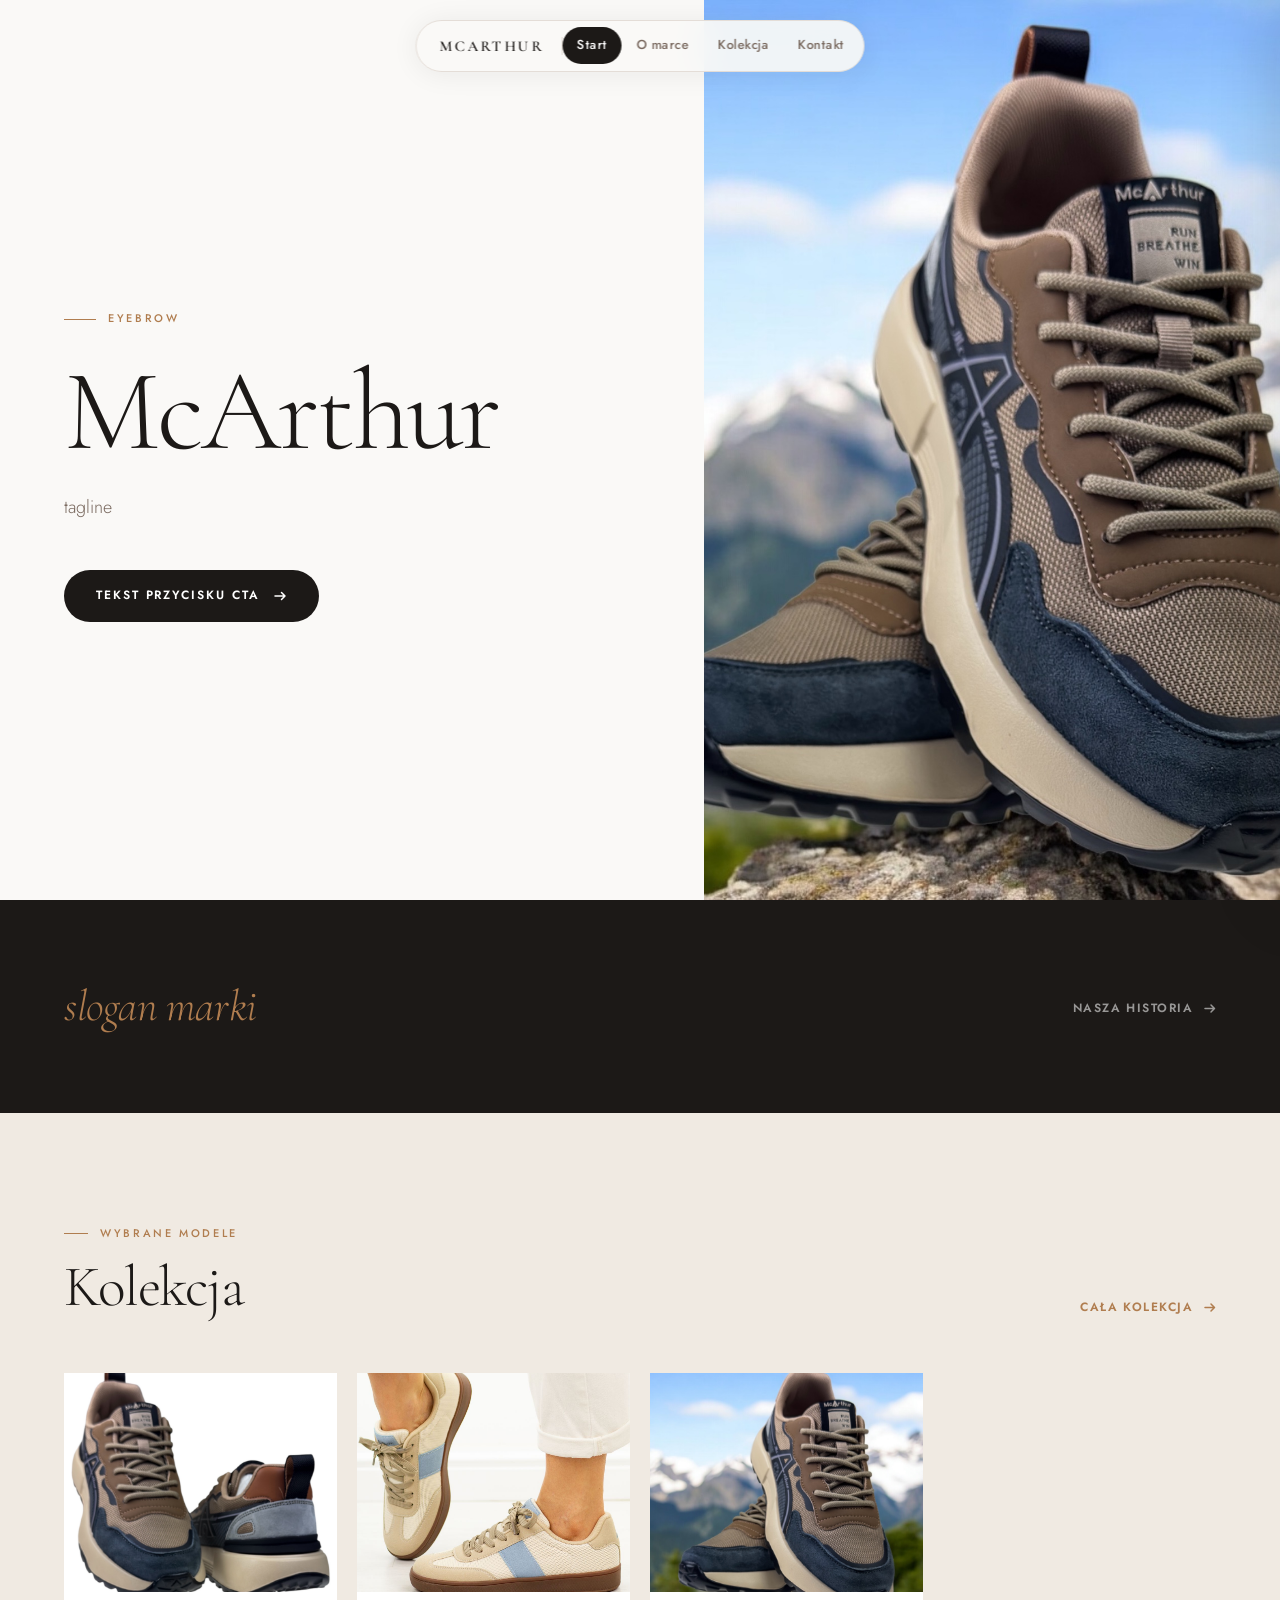
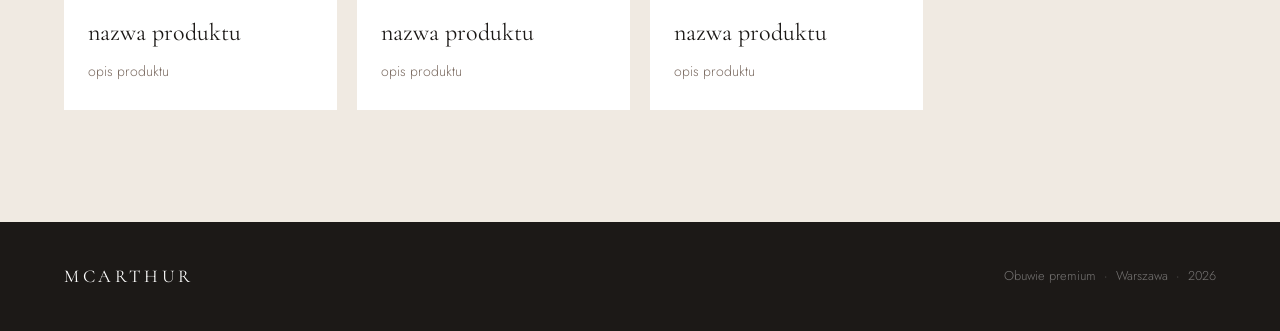
<file: index.html>
<!DOCTYPE html>
<html lang="pl">
<head>
<meta charset="UTF-8">
<meta name="viewport" content="width=device-width, initial-scale=1.0">
<title>McArthur — Obuwie Premium</title>
<meta name="description" content="McArthur — polska marka obuwnicza premium od 1987 roku.">
<link rel="stylesheet" href="style.css">
</head>
<body>

<div id="bar"></div>

<!-- ══ NAV ══ -->
<nav class="nav">
  <a href="index.html" class="nav__brand" data-brand>McArthur</a>
  <span class="nav__sep"></span>
  <ul class="nav__list">
    <li><a href="index.html"    data-p="home">Start</a></li>
    <li><a href="o-marce.html"  data-p="omarce">O marce</a></li>
    <li><a href="kolekcja.html" data-p="kolekcja">Kolekcja</a></li>
    <li><a href="kontakt.html"  data-p="kontakt">Kontakt</a></li>
  </ul>
  <button class="nav__ham" id="ham" aria-label="Menu">
    <span></span><span></span><span></span>
  </button>
</nav>

<div class="mob" id="mob">
  <a href="index.html">Start</a>
  <a href="o-marce.html">O marce</a>
  <a href="kolekcja.html">Kolekcja</a>
  <a href="kontakt.html">Kontakt</a>
</div>

<!-- ══ HERO ══ -->
<section id="hero">
  <div class="hero__text">
    <p class="hero__eye" id="h-eye">Obuwie premium od 1987</p>
    <h1 class="hero__h1" data-brand>McArthur</h1>
    <p class="hero__sub" id="h-sub">Rzemiosło w każdym kroku.</p>
    <a href="kolekcja.html" class="hero__cta">
      <span id="h-cta-lbl">Zobacz kolekcję</span>
      <svg fill="none" viewBox="0 0 14 14" stroke="currentColor" stroke-width="1.5" stroke-linecap="round" stroke-linejoin="round">
        <path d="M2 7h10M8.5 3.5L12 7l-3.5 3.5"/>
      </svg>
    </a>
  </div>
  <div class="hero__visual">
    <img id="h-img" src="Photoroom_20250315_100958.jpeg" alt="McArthur">
  </div>
</section>

<!-- ══ STRIP ══ -->
<div class="strip">
  <div class="strip__inner">
    <p class="strip__quote"><em>slogan marki</em></p>
    <div class="strip__cta">
      <a href="o-marce.html" class="link-arrow">
        Nasza historia
        <svg fill="none" viewBox="0 0 13 13" stroke="currentColor" stroke-width="1.5" stroke-linecap="round" stroke-linejoin="round">
          <path d="M2 6.5h9M8 3l3.5 3.5L8 10"/>
        </svg>
      </a>
    </div>
  </div>
</div>

<!-- ══ KOLEKCJA PREVIEW ══ -->
<section class="section section--alt">
  <div class="section__wrap">
    <div class="coll__head fi-in">
      <div>
        <p class="eyebrow">Wybrane modele</p>
        <h2 class="section__h" id="cl-title">Kolekcja</h2>
      </div>
      <a href="kolekcja.html" class="link-arrow">
        Cała kolekcja
        <svg fill="none" viewBox="0 0 13 13" stroke="currentColor" stroke-width="1.5" stroke-linecap="round" stroke-linejoin="round">
          <path d="M2 6.5h9M8 3l3.5 3.5L8 10"/>
        </svg>
      </a>
    </div>
    <div class="coll__grid" id="cl-grid" data-limit="4"></div>
  </div>
</section>

<!-- ══ FOOTER ══ -->
<footer>
  <a href="index.html" class="foot__brand" data-brand>McArthur</a>
  <span class="foot__copy">
    Obuwie premium &nbsp;·&nbsp; Warszawa &nbsp;·&nbsp;
    <span class="foot__year" id="ft-year" title="Panel admina: kliknij 3×">2025</span>
  </span>
</footer>

<script src="app.js"></script>
</body>
</html>
</file>
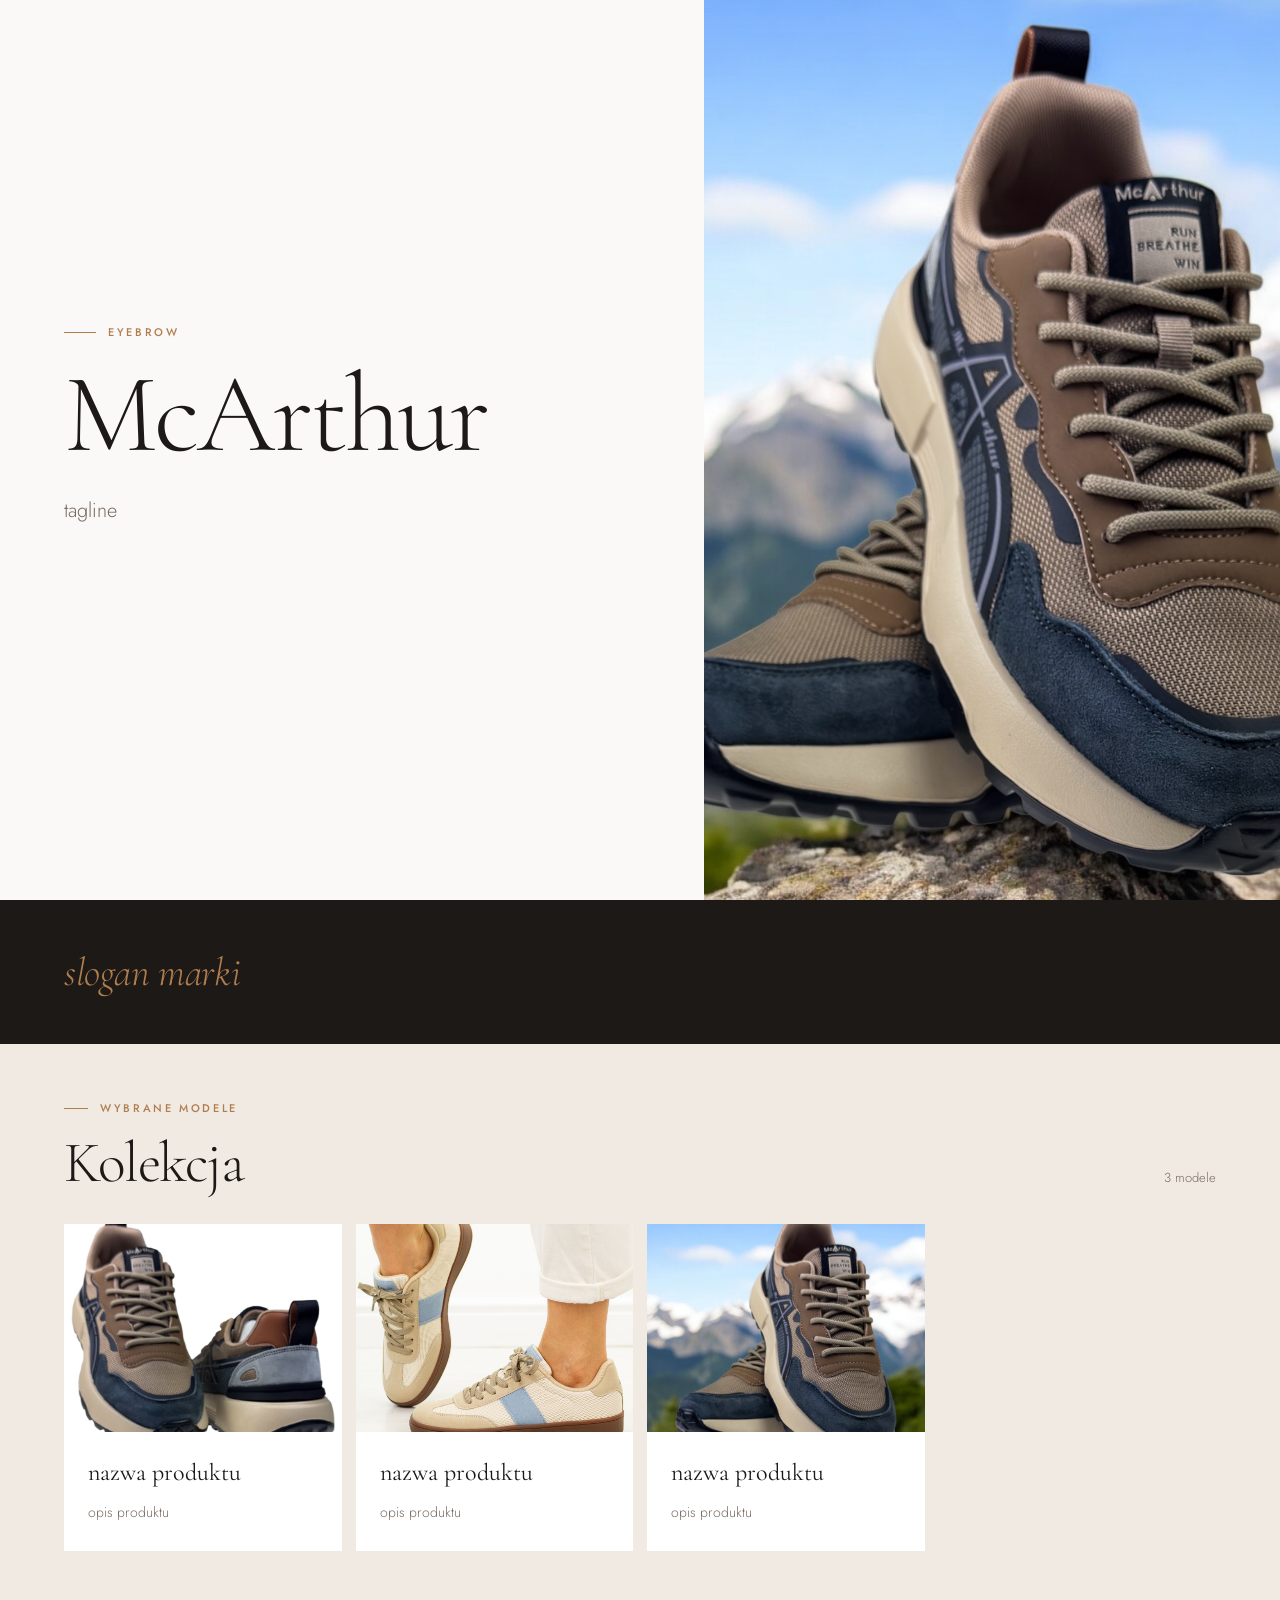
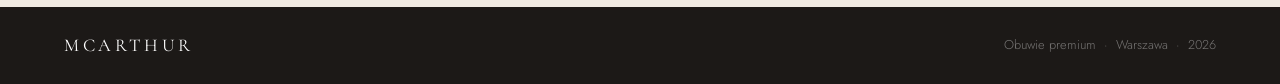
<file: index-print.html>
<!DOCTYPE html>
<html lang="pl">
<head>
<meta charset="UTF-8">
<meta name="viewport" content="width=device-width, initial-scale=1.0">
<title>McArthur — Obuwie Premium</title>
<link rel="stylesheet" href="style.css">
<style>
/* ─── PRINT BASE ─── */
* { -webkit-print-color-adjust: exact !important; print-color-adjust: exact !important; }

@page {
  size: A4 landscape;
  margin: 0;
}

/* ─── HIDE SCREEN-ONLY ELEMENTS ─── */
#bar, .nav, .mob, .adm, .adm-ov, .adm-btn,
.nav__ham, .hero__cta, .link-arrow, .strip__cta { display: none !important; }

/* ─── RESET SCROLL/ANIMATION ─── */
.fi-in { opacity: 1 !important; transform: none !important; }
html { scroll-behavior: auto; }

/* ─── PAGE WRAPPER ─── */
body { background: var(--bg); }

/* ─── PAGE 1: HERO ─── */
#hero {
  display: grid !important;
  grid-template-columns: 55fr 45fr !important;
  width: 100vw;
  height: 100vh;
  page-break-after: always;
  break-after: page;
}
.hero__text {
  display: flex !important;
  flex-direction: column !important;
  justify-content: center !important;
  padding: 5rem 4rem !important;
}
.hero__h1  { font-size: 7rem !important; line-height: .9 !important; }
.hero__eye { margin-bottom: 1.5rem !important; }
.hero__sub { font-size: 1.25rem !important; }
.hero__visual img {
  position: absolute; inset: 0;
  width: 100%; height: 100%; object-fit: cover;
}

/* ─── PAGE 2: STRIP + COLLECTION ─── */
.strip {
  page-break-before: always;
  break-before: page;
  padding: 3rem 4rem !important;
}
.strip__inner { max-width: none !important; }
.strip__quote { font-size: 2.5rem !important; }

.section.section--alt {
  padding: 3.5rem 4rem !important;
  page-break-inside: avoid;
  break-inside: avoid;
}
.coll__grid {
  grid-template-columns: repeat(4, 1fr) !important;
  gap: .875rem !important;
}
.card { page-break-inside: avoid; break-inside: avoid; }
.card__img { aspect-ratio: 4/3 !important; }

/* ─── FOOTER ─── */
footer {
  padding: 1.5rem 4rem !important;
  page-break-inside: avoid;
  break-inside: avoid;
}

@media print {
  * { -webkit-print-color-adjust: exact !important; print-color-adjust: exact !important; }

  #hero {
    height: 100vh;
    page-break-after: always;
    break-after: page;
  }

  .strip {
    page-break-before: always;
    break-before: page;
  }

  .card { page-break-inside: avoid; break-inside: avoid; }
  footer { page-break-inside: avoid; break-inside: avoid; }
}
</style>
</head>
<body>

<!-- PAGE 1 — HERO -->
<section id="hero">
  <div class="hero__text">
    <p class="hero__eye" id="h-eye">eyebrow</p>
    <h1 class="hero__h1" data-brand>McArthur</h1>
    <p class="hero__sub" id="h-sub">tagline</p>
  </div>
  <div class="hero__visual">
    <img id="h-img" src="https://images.unsplash.com/photo-1542291026-7eec264c27ff?w=1200&q=80&auto=format&fit=crop" alt="McArthur">
  </div>
</section>

<!-- PAGE 2 — STRIP + COLLECTION + FOOTER -->
<div class="strip">
  <div class="strip__inner">
    <p class="strip__quote"><em>slogan marki</em></p>
  </div>
</div>

<section class="section section--alt">
  <div class="section__wrap">
    <div class="coll__head" style="margin-bottom:2rem">
      <div>
        <p class="eyebrow">Wybrane modele</p>
        <h2 class="section__h" id="cl-title">Kolekcja</h2>
      </div>
      <span class="coll__cnt" id="cl-cnt"></span>
    </div>
    <div class="coll__grid" id="cl-grid" data-limit="4"></div>
  </div>
</section>

<footer>
  <span class="foot__brand" data-brand>McArthur</span>
  <span class="foot__copy">Obuwie premium &nbsp;·&nbsp; Warszawa &nbsp;·&nbsp; <span id="ft-year">2026</span></span>
</footer>

<script src="app.js"></script>
<script>
document.addEventListener('DOMContentLoaded', function () {
  // wait for fonts + images + JS render
  Promise.all([
    document.fonts.ready,
    new Promise(function(res) { setTimeout(res, 700); })
  ]).then(function () { window.print(); });
});
</script>
</body>
</html>
</file>
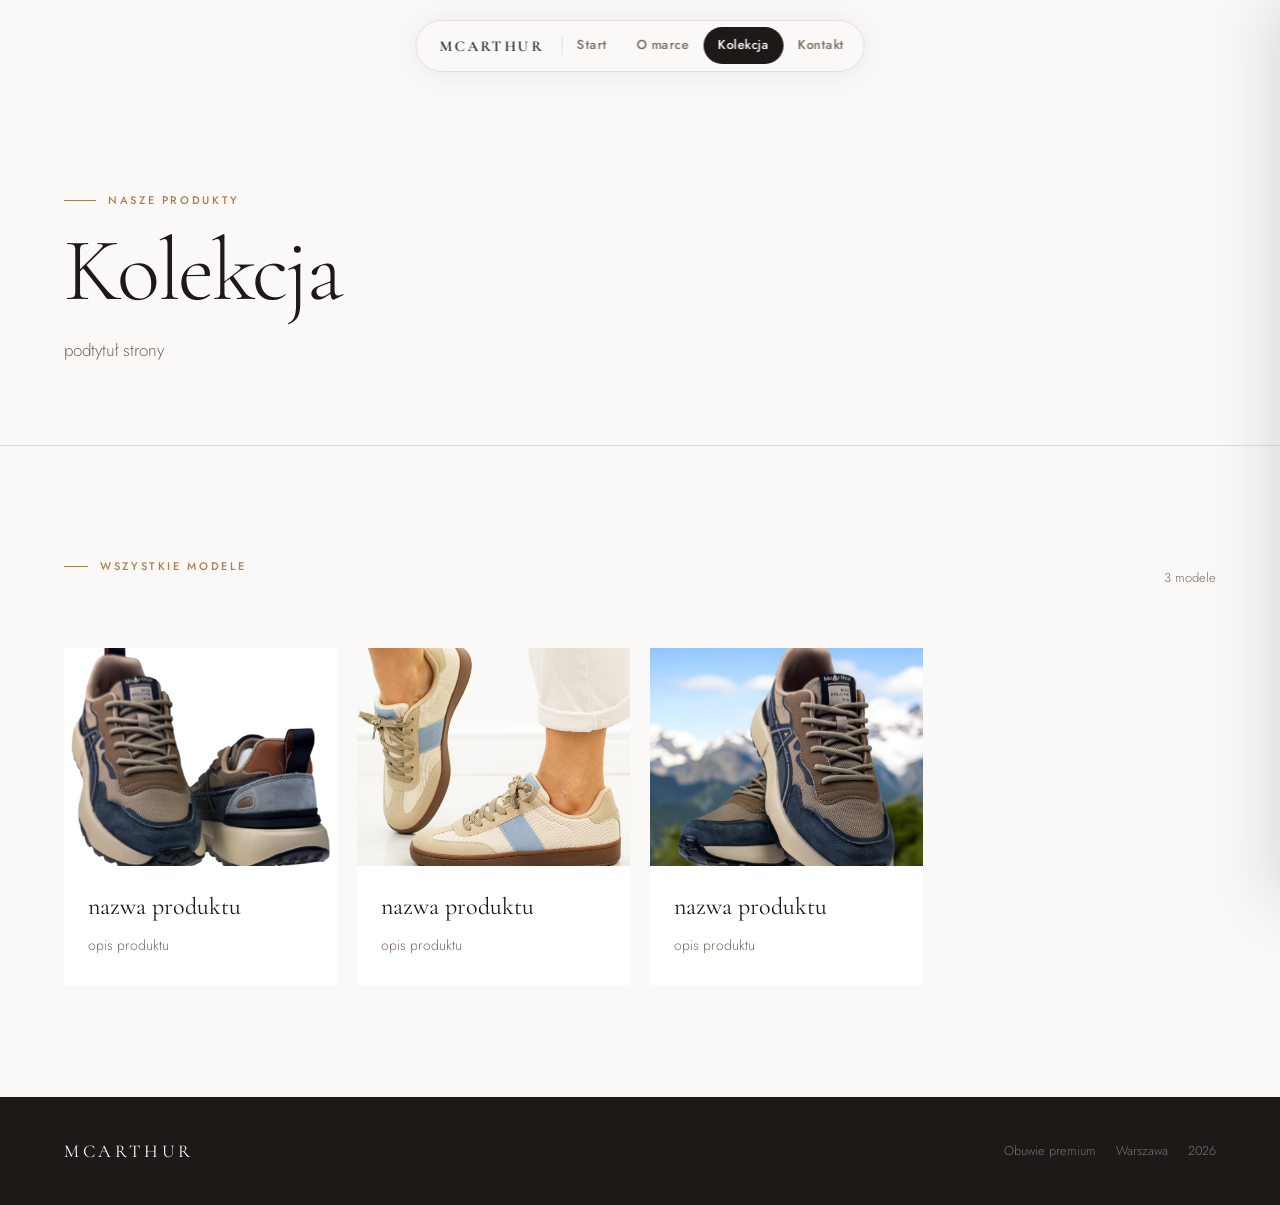
<file: kolekcja.html>
<!DOCTYPE html>
<html lang="pl">
<head>
<meta charset="UTF-8">
<meta name="viewport" content="width=device-width, initial-scale=1.0">
<title>Kolekcja — McArthur</title>
<link rel="stylesheet" href="style.css">
</head>
<body>

<div id="bar"></div>

<nav class="nav">
  <a href="index.html" class="nav__brand" data-brand>McArthur</a>
  <span class="nav__sep"></span>
  <ul class="nav__list">
    <li><a href="index.html"    data-p="home">Start</a></li>
    <li><a href="o-marce.html"  data-p="omarce">O marce</a></li>
    <li><a href="kolekcja.html" data-p="kolekcja">Kolekcja</a></li>
    <li><a href="kontakt.html"  data-p="kontakt">Kontakt</a></li>
  </ul>
  <button class="nav__ham" id="ham" aria-label="Menu">
    <span></span><span></span><span></span>
  </button>
</nav>

<div class="mob" id="mob">
  <a href="index.html">Start</a>
  <a href="o-marce.html">O marce</a>
  <a href="kolekcja.html">Kolekcja</a>
  <a href="kontakt.html">Kontakt</a>
</div>

<!-- ══ PAGE HEADER ══ -->
<header class="pghead">
  <div class="pghead__inner">
    <p class="pghead__eye">Nasze produkty</p>
    <h1 class="pghead__h" id="cl-title">Kolekcja</h1>
    <p class="pghead__sub">podtytuł strony</p>
  </div>
</header>

<!-- ══ PRODUKTY ══ -->
<section class="section">
  <div class="section__wrap">
    <div class="coll__head fi-in">
      <p class="eyebrow">Wszystkie modele</p>
      <span class="coll__cnt" id="cl-cnt"></span>
    </div>
    <div class="coll__grid" id="cl-grid"></div>
  </div>
</section>

<!-- ══ FOOTER ══ -->
<footer>
  <a href="index.html" class="foot__brand" data-brand>McArthur</a>
  <span class="foot__copy">
    Obuwie premium &nbsp;·&nbsp; Warszawa &nbsp;·&nbsp;
    <span class="foot__year" id="ft-year" title="Panel admina: kliknij 3×">2025</span>
  </span>
</footer>

<script src="app.js"></script>
</body>
</html>
</file>
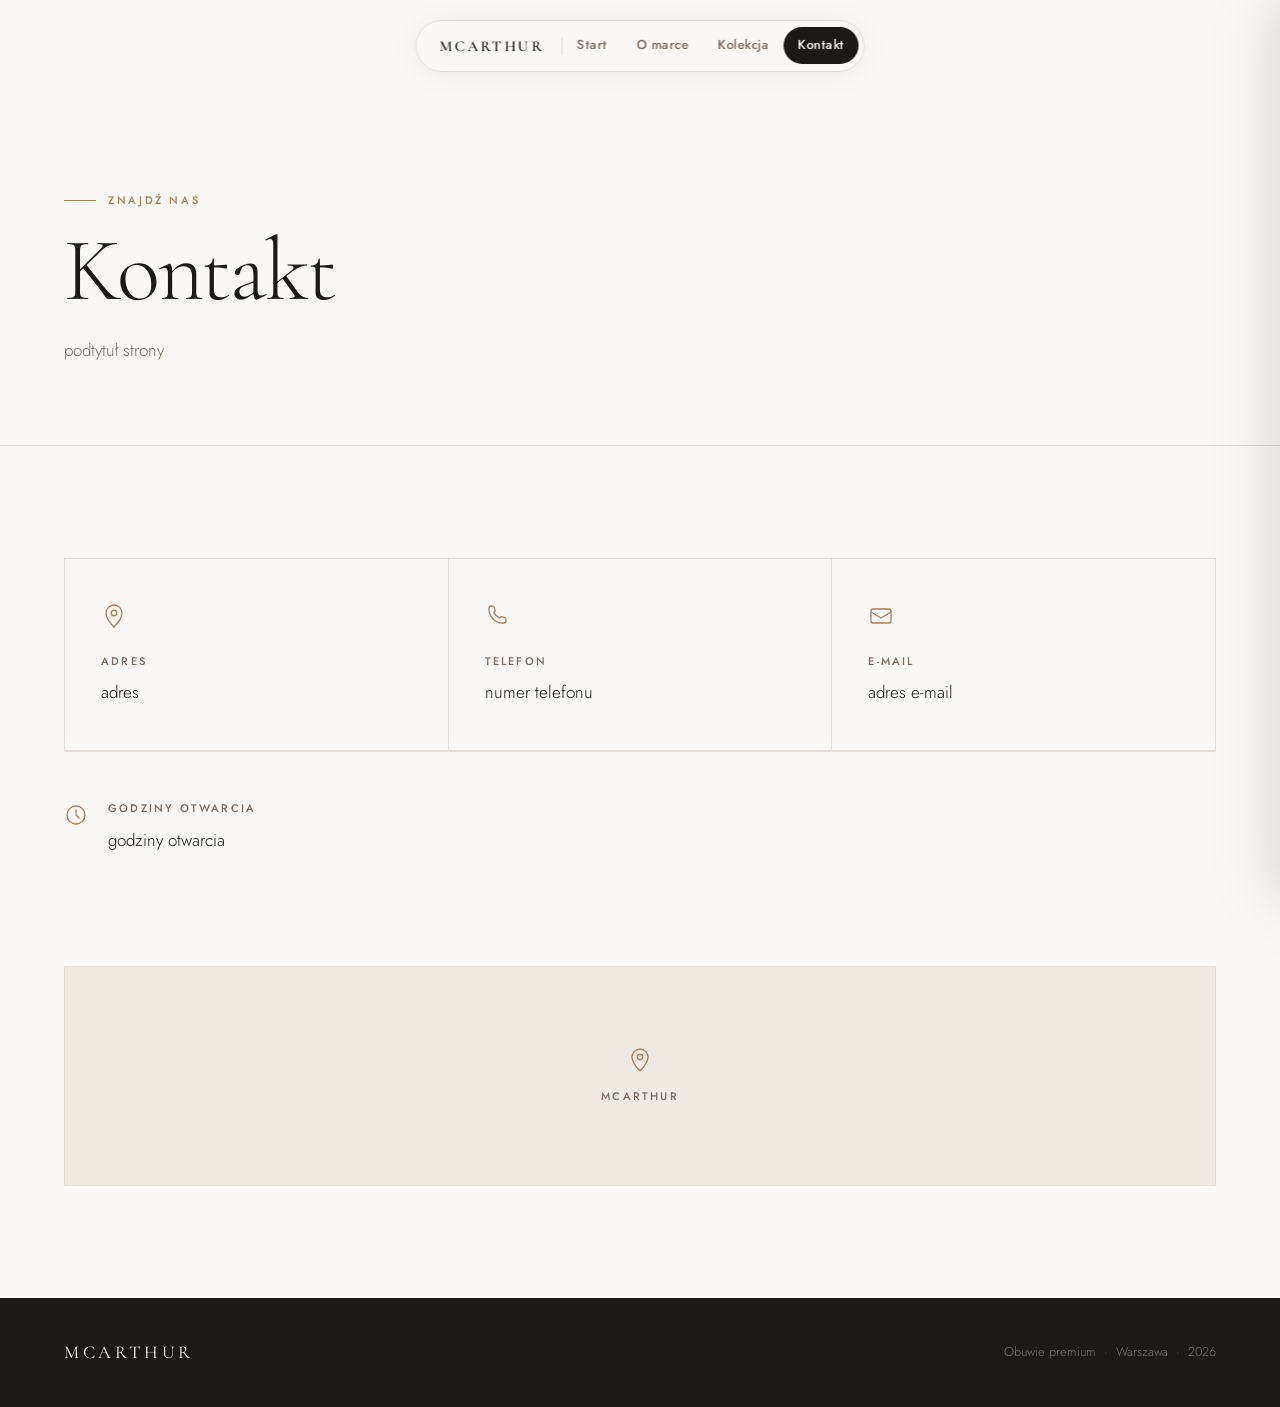
<file: kontakt.html>
<!DOCTYPE html>
<html lang="pl">
<head>
<meta charset="UTF-8">
<meta name="viewport" content="width=device-width, initial-scale=1.0">
<title>Kontakt — McArthur</title>
<link rel="stylesheet" href="style.css">
</head>
<body>

<div id="bar"></div>

<nav class="nav">
  <a href="index.html" class="nav__brand" data-brand>McArthur</a>
  <span class="nav__sep"></span>
  <ul class="nav__list">
    <li><a href="index.html"    data-p="home">Start</a></li>
    <li><a href="o-marce.html"  data-p="omarce">O marce</a></li>
    <li><a href="kolekcja.html" data-p="kolekcja">Kolekcja</a></li>
    <li><a href="kontakt.html"  data-p="kontakt">Kontakt</a></li>
  </ul>
  <button class="nav__ham" id="ham" aria-label="Menu">
    <span></span><span></span><span></span>
  </button>
</nav>

<div class="mob" id="mob">
  <a href="index.html">Start</a>
  <a href="o-marce.html">O marce</a>
  <a href="kolekcja.html">Kolekcja</a>
  <a href="kontakt.html">Kontakt</a>
</div>

<!-- ══ PAGE HEADER ══ -->
<header class="pghead">
  <div class="pghead__inner">
    <p class="pghead__eye">Znajdź nas</p>
    <h1 class="pghead__h" id="ct-title">Kontakt</h1>
    <p class="pghead__sub">podtytuł strony</p>
  </div>
</header>

<!-- ══ DANE KONTAKTOWE ══ -->
<section class="section">
  <div class="section__wrap">

    <div class="cont__grid fi-in">

      <!-- Adres -->
      <div class="cont__block">
        <svg class="cont__ico" fill="none" viewBox="0 0 26 26" stroke="currentColor" stroke-width="1.3" stroke-linecap="round" stroke-linejoin="round">
          <path d="M13 2a8 8 0 0 1 8 8c0 6-8 14-8 14S5 16 5 10a8 8 0 0 1 8-8z"/>
          <circle cx="13" cy="10" r="2.75"/>
        </svg>
        <p class="cont__label">Adres</p>
        <p class="cont__val" id="ct-addr">ul. Szewska 12&#10;00-001 Warszawa</p>
      </div>

      <!-- Telefon -->
      <div class="cont__block">
        <svg class="cont__ico" fill="none" viewBox="0 0 26 26" stroke="currentColor" stroke-width="1.3" stroke-linecap="round" stroke-linejoin="round">
          <path d="M4 5a2 2 0 0 1 2-2h1.28a2 2 0 0 1 1.9 1.37l.78 2.34a2 2 0 0 1-.5 2.08l-.63.63A10.8 10.8 0 0 0 14.58 15l.63-.63a2 2 0 0 1 2.08-.5l2.34.78A2 2 0 0 1 21 16.72V18a2 2 0 0 1-2 2h-1C10.16 20 4 13.84 4 6V5z"/>
        </svg>
        <p class="cont__label">Telefon</p>
        <p class="cont__val" id="ct-tel">+48 22 123 45 67</p>
      </div>

      <!-- E-mail -->
      <div class="cont__block">
        <svg class="cont__ico" fill="none" viewBox="0 0 26 26" stroke="currentColor" stroke-width="1.3" stroke-linecap="round" stroke-linejoin="round">
          <rect x="3" y="6" width="20" height="14" rx="2"/>
          <path d="M3 9l10 6 10-6"/>
        </svg>
        <p class="cont__label">E-mail</p>
        <p class="cont__val" id="ct-mail">kontakt@mcarthur.pl</p>
      </div>

    </div>

    <!-- Godziny -->
    <div class="cont__hours fi-in">
      <svg class="cont__hrs-ico" fill="none" viewBox="0 0 24 24" stroke="currentColor" stroke-width="1.3" stroke-linecap="round" stroke-linejoin="round">
        <circle cx="12" cy="12" r="9"/>
        <path d="M12 7v5l3 3"/>
      </svg>
      <div>
        <p class="cont__hrs-lbl">Godziny otwarcia</p>
        <p class="cont__hrs-val" id="ct-hrs">Pon–Pt: 10:00–18:00&#10;Sob: 10:00–15:00</p>
      </div>
    </div>

    <!-- Mapa placeholder -->
    <div class="cont__map fi-in">
      <svg fill="none" viewBox="0 0 28 28" stroke="currentColor" stroke-width="1.3" stroke-linecap="round" stroke-linejoin="round">
        <path d="M14 3a8 8 0 0 1 8 8c0 6-8 14-8 14S6 17 6 11a8 8 0 0 1 8-8z"/>
        <circle cx="14" cy="11" r="2.75"/>
      </svg>
      <p class="cont__map-lbl" data-brand>McArthur</p>
    </div>

  </div>
</section>

<!-- ══ FOOTER ══ -->
<footer>
  <a href="index.html" class="foot__brand" data-brand>McArthur</a>
  <span class="foot__copy">
    Obuwie premium &nbsp;·&nbsp; Warszawa &nbsp;·&nbsp;
    <span class="foot__year" id="ft-year" title="Panel admina: kliknij 3×">2025</span>
  </span>
</footer>

<script src="app.js"></script>
</body>
</html>
</file>
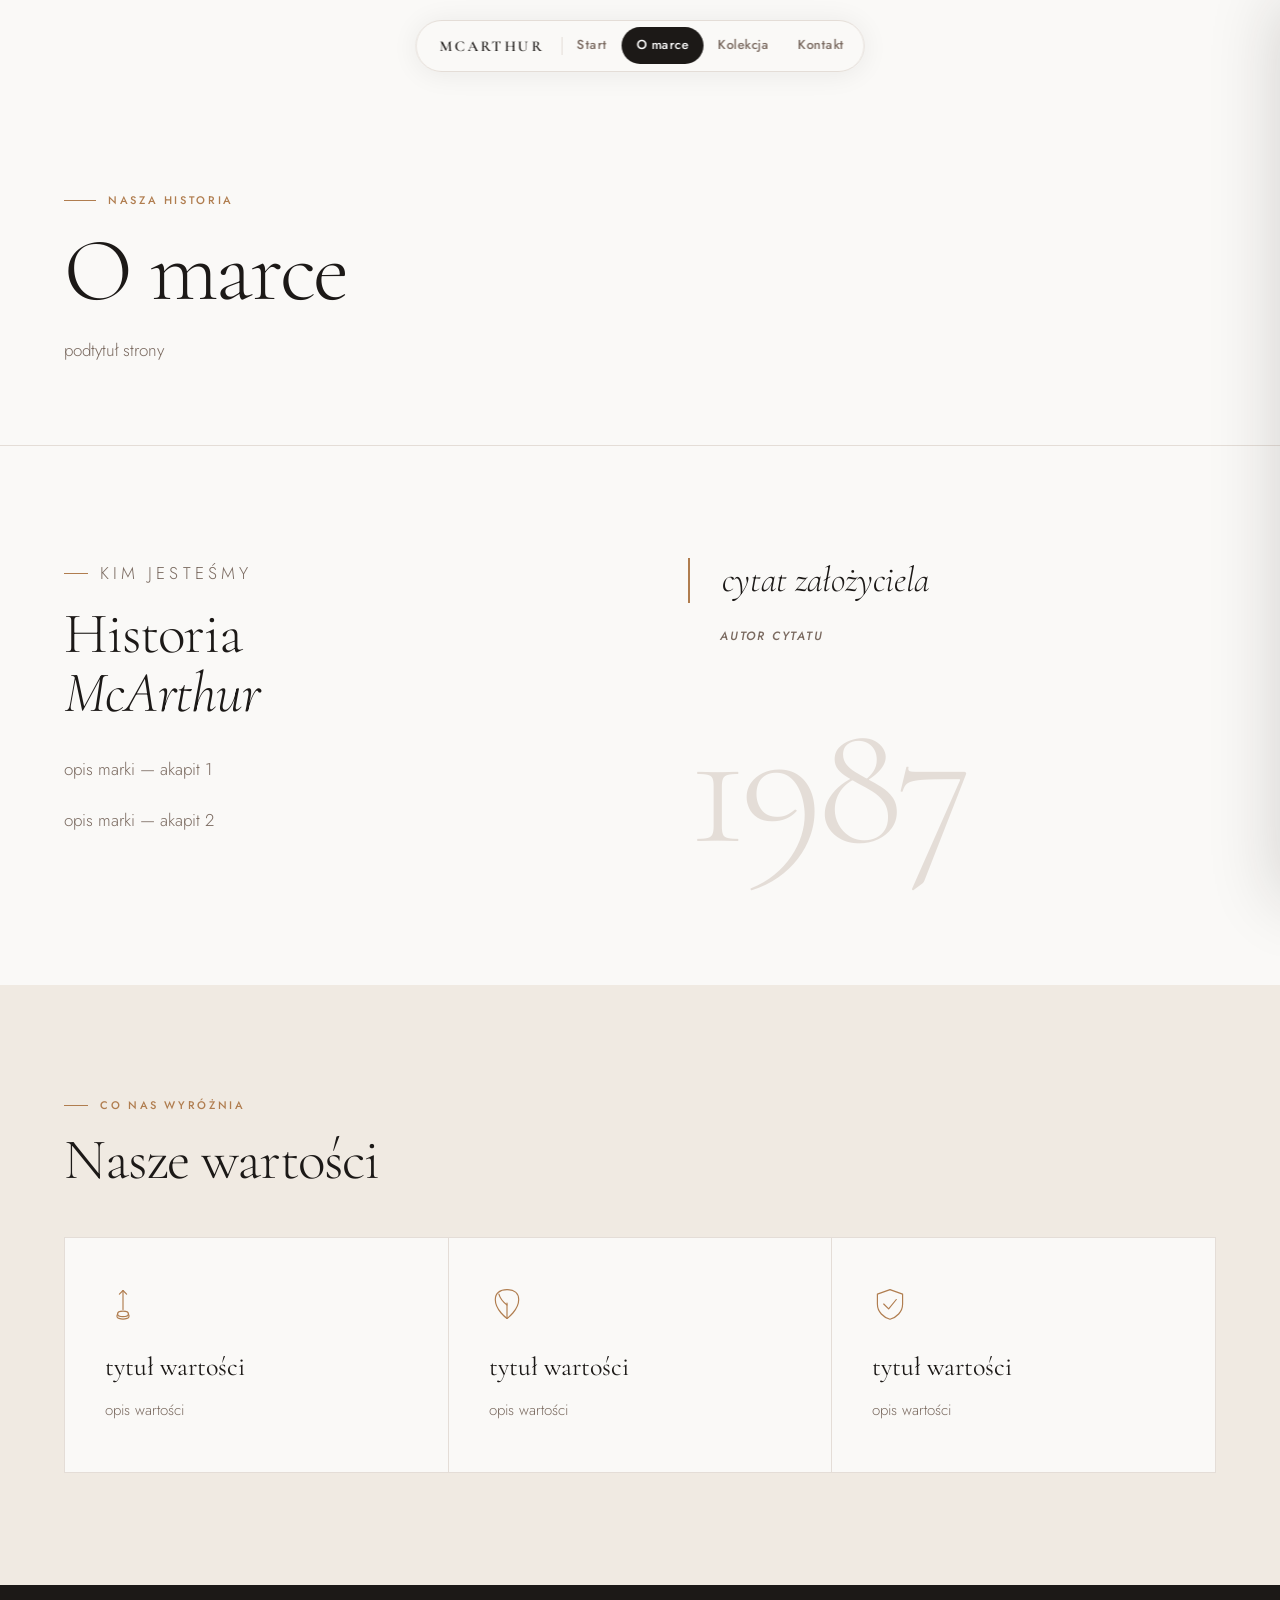
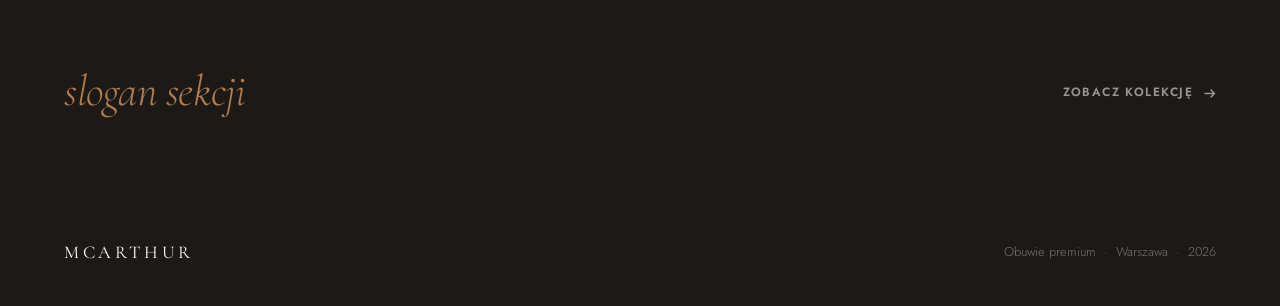
<file: o-marce.html>
<!DOCTYPE html>
<html lang="pl">
<head>
<meta charset="UTF-8">
<meta name="viewport" content="width=device-width, initial-scale=1.0">
<title>O marce — McArthur</title>
<link rel="stylesheet" href="style.css">
</head>
<body>

<div id="bar"></div>

<nav class="nav">
  <a href="index.html" class="nav__brand" data-brand>McArthur</a>
  <span class="nav__sep"></span>
  <ul class="nav__list">
    <li><a href="index.html"    data-p="home">Start</a></li>
    <li><a href="o-marce.html"  data-p="omarce">O marce</a></li>
    <li><a href="kolekcja.html" data-p="kolekcja">Kolekcja</a></li>
    <li><a href="kontakt.html"  data-p="kontakt">Kontakt</a></li>
  </ul>
  <button class="nav__ham" id="ham" aria-label="Menu">
    <span></span><span></span><span></span>
  </button>
</nav>

<div class="mob" id="mob">
  <a href="index.html">Start</a>
  <a href="o-marce.html">O marce</a>
  <a href="kolekcja.html">Kolekcja</a>
  <a href="kontakt.html">Kontakt</a>
</div>

<!-- ══ PAGE HEADER ══ -->
<header class="pghead">
  <div class="pghead__inner">
    <p class="pghead__eye">Nasza historia</p>
    <h1 class="pghead__h" id="ab-title">O marce</h1>
    <p class="pghead__sub">podtytuł strony</p>
  </div>
</header>

<!-- ══ HISTORIA ══ -->
<section class="section">
  <div class="section__wrap">
    <div class="about__cols fi-in">
      <div class="about__text">
        <p class="eyebrow">Kim jesteśmy</p>
        <h2 class="section__h" style="margin-bottom:2rem">Historia<br><em style="font-style:italic;font-weight:300">McArthur</em></h2>
        <p id="ab-d1">McArthur to polska marka obuwnicza z ponad trzydziestoletnią tradycją. Każda para butów powstaje w naszej rodzinnej manufakturze w Radomiu, gdzie tradycyjne rzemiosło spotyka się z nowoczesnym designem.</p>
        <p id="ab-d2" style="margin-top:1.25rem">Założona w 1987 roku przez Jana McArthura firma od początku stawiała na jakość ponad ilość. Dziś, w trzecim pokoleniu, kontynuujemy tę filozofię — tworząc obuwie dla osób, które wiedzą, czego chcą.</p>
      </div>
      <div class="about__aside">
        <blockquote class="about__quote">cytat założyciela</blockquote>
        <cite class="about__cite">autor cytatu</cite>
        <span class="about__year">1987</span>
      </div>
    </div>
  </div>
</section>

<!-- ══ WARTOŚCI ══ -->
<section class="section section--alt">
  <div class="section__wrap">
    <div class="fi-in" style="margin-bottom:3rem">
      <p class="eyebrow">Co nas wyróżnia</p>
      <h2 class="section__h">Nasze wartości</h2>
    </div>
    <div class="values fi-in" id="vals"></div>
  </div>
</section>

<!-- ══ STRIP ══ -->
<div class="strip">
  <div class="strip__inner">
    <p class="strip__quote"><em>slogan sekcji</em></p>
    <div class="strip__cta">
      <a href="kolekcja.html" class="link-arrow">
        Zobacz kolekcję
        <svg fill="none" viewBox="0 0 13 13" stroke="currentColor" stroke-width="1.5" stroke-linecap="round" stroke-linejoin="round">
          <path d="M2 6.5h9M8 3l3.5 3.5L8 10"/>
        </svg>
      </a>
    </div>
  </div>
</div>

<!-- ══ FOOTER ══ -->
<footer>
  <a href="index.html" class="foot__brand" data-brand>McArthur</a>
  <span class="foot__copy">
    Obuwie premium &nbsp;·&nbsp; Warszawa &nbsp;·&nbsp;
    <span class="foot__year" id="ft-year" title="Panel admina: kliknij 3×">2025</span>
  </span>
</footer>

<script src="app.js"></script>
</body>
</html>
</file>
<file: style.css>
@import url('https://fonts.googleapis.com/css2?family=Cormorant+Garamond:ital,wght@0,300;0,400;0,600;1,400&family=Jost:wght@300;400;500;600&display=swap');

/* ─── TOKENS ─── */
:root {
  --accent:   #B07D4F;
  --accent-a: rgba(176,125,79,.1);
  --bg:       #FAF9F7;
  --bg2:      #F0EAE2;
  --ink:      #1C1917;
  --ink2:     #7A6A60;
  --line:     #E4DDD7;
  --white:    #FFFFFF;
  --ff-d:     'Cormorant Garamond', Georgia, serif;
  --ff-b:     'Jost', system-ui, sans-serif;
  --px:       clamp(1.5rem, 5vw, 5rem);
  --mw:       1200px;
  --r:        2px;
  --ease:     cubic-bezier(.22,1,.36,1);
}

/* ─── RESET ─── */
*, *::before, *::after { box-sizing: border-box; margin: 0; padding: 0; }
html  { scroll-behavior: smooth; -webkit-font-smoothing: antialiased; }
body  { font-family: var(--ff-b); background: var(--bg); color: var(--ink); line-height: 1.6; overflow-x: hidden; }
img   { display: block; max-width: 100%; }
a     { color: inherit; text-decoration: none; }
button { font: inherit; cursor: pointer; border: none; background: none; }

/* ─── SCROLL PROGRESS ─── */
#bar {
  position: fixed; top: 0; left: 0; height: 2px; width: 0;
  background: var(--accent); z-index: 9999; pointer-events: none;
  transition: width .1s linear;
}

/* ─── NAV ─── */
.nav {
  position: fixed; top: 1.25rem; left: 50%; transform: translateX(-50%);
  z-index: 900;
  display: flex; align-items: center;
  background: rgba(250,249,247,.92); backdrop-filter: blur(18px) saturate(1.4);
  border: 1px solid var(--line); border-radius: 100px;
  padding: .3rem; white-space: nowrap;
  box-shadow: 0 2px 28px rgba(28,25,23,.07);
}
.nav__brand {
  font-family: var(--ff-d); font-size: .9375rem; font-weight: 600;
  letter-spacing: .16em; text-transform: uppercase;
  padding: .5rem 1.125rem; color: var(--ink);
}
.nav__sep  { width: 1px; height: 1.125rem; background: var(--line); flex-shrink: 0; }
.nav__list { display: flex; list-style: none; }
.nav__list a {
  display: block; font-size: .8125rem; font-weight: 500; letter-spacing: .04em;
  color: var(--ink2); padding: .5rem .9rem; border-radius: 100px;
  transition: background .18s, color .18s;
}
.nav__list a:hover,
.nav__list a.active { background: var(--ink); color: var(--white); }
.nav__ham {
  display: none; flex-direction: column; gap: 4.5px;
  padding: 8px; margin-right: 2px;
}
.nav__ham span {
  display: block; width: 20px; height: 1.5px; background: var(--ink);
  border-radius: 2px; transition: .28s var(--ease);
}
.nav__ham.open span:nth-child(1) { transform: translateY(6px) rotate(45deg); }
.nav__ham.open span:nth-child(2) { opacity: 0; transform: scaleX(0); }
.nav__ham.open span:nth-child(3) { transform: translateY(-6px) rotate(-45deg); }

@media (max-width: 740px) {
  .nav {
    top: 0; left: 0; right: 0; transform: none; width: 100%;
    border-radius: 0; border-left: 0; border-right: 0; border-top: 0;
    justify-content: space-between; padding: .625rem 1.25rem;
  }
  .nav__sep, .nav__list { display: none; }
  .nav__ham { display: flex; }
}

/* ─── MOBILE MENU ─── */
.mob {
  display: none; position: fixed; inset: 0; background: var(--bg);
  z-index: 850; flex-direction: column;
  align-items: center; justify-content: center; gap: 2.5rem;
}
.mob.open { display: flex; }
.mob a {
  font-family: var(--ff-d); font-size: clamp(2rem, 7vw, 3rem);
  font-weight: 300; letter-spacing: .1em; transition: color .2s;
}
.mob a:hover { color: var(--accent); }

/* ─── PAGE HEADER (inner pages) ─── */
.pghead { padding: 12rem var(--px) 5rem; border-bottom: 1px solid var(--line); }
.pghead__inner { max-width: var(--mw); margin: 0 auto; }
.pghead__eye {
  font-size: .6875rem; font-weight: 500; letter-spacing: .24em; text-transform: uppercase;
  color: var(--accent); display: flex; align-items: center; gap: .75rem; margin-bottom: 1.25rem;
}
.pghead__eye::before { content: ''; width: 2rem; height: 1px; background: var(--accent); display: block; }
.pghead__h {
  font-family: var(--ff-d); font-size: clamp(3rem, 7vw, 6rem);
  font-weight: 300; line-height: .92; letter-spacing: -.025em;
}
.pghead__sub { font-size: 1.0625rem; font-weight: 300; color: var(--ink2); margin-top: 1.5rem; max-width: 48ch; line-height: 1.7; }
@media (max-width: 740px) { .pghead { padding: 7rem 1.5rem 3rem; } }

/* ─── SHARED SECTION ─── */
.section { padding: 7rem var(--px); }
.section--alt { background: var(--bg2); }
.section__wrap { max-width: var(--mw); margin: 0 auto; }
.eyebrow {
  font-size: .6875rem; font-weight: 500; letter-spacing: .24em; text-transform: uppercase;
  color: var(--accent); display: flex; align-items: center; gap: .75rem; margin-bottom: 1rem;
}
.eyebrow::before { content: ''; width: 1.5rem; height: 1px; background: var(--accent); display: block; }
.section__h {
  font-family: var(--ff-d); font-size: clamp(2.5rem, 4.5vw, 4rem);
  font-weight: 300; line-height: 1.02; letter-spacing: -.02em;
}
.link-arrow {
  display: inline-flex; align-items: center; gap: .625rem;
  font-size: .75rem; font-weight: 600; letter-spacing: .12em; text-transform: uppercase;
  color: var(--accent); transition: gap .2s;
}
.link-arrow svg { width: 13px; height: 13px; flex-shrink: 0; }
.link-arrow:hover { gap: .875rem; }
@media (max-width: 740px) { .section { padding: 4rem 1.5rem; } }

/* ─── HERO (homepage) ─── */
#hero { display: grid; grid-template-columns: 55fr 45fr; min-height: 100svh; }
.hero__text {
  display: flex; flex-direction: column; justify-content: center;
  padding: 8rem max(var(--px), calc((100vw - var(--mw)) / 2 + 1.5rem)) 6rem var(--px);
}
.hero__eye {
  font-size: .6875rem; font-weight: 500; letter-spacing: .24em; text-transform: uppercase;
  color: var(--accent); display: flex; align-items: center; gap: .75rem; margin-bottom: 2rem;
}
.hero__eye::before { content: ''; width: 2rem; height: 1px; background: var(--accent); display: block; }
.hero__h1 {
  font-family: var(--ff-d); font-size: clamp(4.5rem, 9vw, 8.5rem);
  font-weight: 300; line-height: .9; letter-spacing: -.025em; margin-bottom: 1.75rem;
}
.hero__sub {
  font-size: clamp(.9375rem, 1.7vw, 1.125rem); font-weight: 300;
  color: var(--ink2); max-width: 38ch; line-height: 1.7; margin-bottom: 3rem;
}
.hero__cta {
  display: inline-flex; align-items: center; gap: .875rem; align-self: flex-start;
  background: var(--ink); color: var(--white);
  font-size: .75rem; font-weight: 600; letter-spacing: .16em; text-transform: uppercase;
  padding: 1rem 2rem; border-radius: 100px;
  transition: background .25s, transform .25s, box-shadow .25s;
}
.hero__cta:hover { background: var(--accent); transform: translateY(-2px); box-shadow: 0 10px 28px rgba(176,125,79,.3); }
.hero__cta svg { width: 14px; height: 14px; transition: transform .2s; }
.hero__cta:hover svg { transform: translateX(3px); }
.hero__visual { position: relative; overflow: hidden; background: var(--bg2); }
.hero__visual img { position: absolute; inset: 0; width: 100%; height: 100%; object-fit: cover; transition: transform 8s var(--ease); }
.hero__visual:hover img { transform: scale(1.05); }

@media (max-width: 740px) {
  #hero { grid-template-columns: 1fr; min-height: auto; }
  .hero__visual { height: 52svh; order: -1; }
  .hero__text { padding: 3rem 1.5rem 4rem; }
  .hero__h1 { font-size: clamp(3.5rem, 16vw, 5rem); }
}

/* ─── STRIP ─── */
.strip { background: var(--ink); color: var(--white); padding: 5rem var(--px); }
.strip__inner {
  max-width: var(--mw); margin: 0 auto;
  display: flex; align-items: center; justify-content: space-between; gap: 4rem;
}
.strip__quote {
  font-family: var(--ff-d); font-size: clamp(1.75rem, 3.5vw, 2.75rem);
  font-weight: 300; line-height: 1.2; letter-spacing: -.01em; max-width: 28ch;
}
.strip__quote em { font-style: italic; color: var(--accent); }
.strip__cta { flex-shrink: 0; }
.strip__cta .link-arrow { color: rgba(255,255,255,.55); }
.strip__cta .link-arrow:hover { color: var(--accent); }
@media (max-width: 740px) { .strip { padding: 4rem 1.5rem; } .strip__inner { flex-direction: column; gap: 2rem; } }

/* ─── VALUES ─── */
.values {
  display: grid; grid-template-columns: repeat(3,1fr);
  border: 1px solid var(--line); gap: 1px; background: var(--line);
}
.value { background: var(--bg); padding: 3rem 2.5rem; transition: background .25s; }
.value:hover { background: var(--white); }
.value__ico { width: 36px; height: 36px; color: var(--accent); margin-bottom: 1.5rem; }
.value__h   { font-family: var(--ff-d); font-size: 1.625rem; font-weight: 400; margin-bottom: .625rem; }
.value__p   { font-size: .9375rem; font-weight: 300; color: var(--ink2); line-height: 1.72; }
@media (max-width: 900px) { .values { grid-template-columns: 1fr; } }

/* ─── ABOUT (o-marce page) ─── */
.about__cols { display: grid; grid-template-columns: 1fr 1fr; gap: 6rem; align-items: start; }
.about__text p { font-size: 1.0625rem; font-weight: 300; color: var(--ink2); line-height: 1.82; }
.about__text p + p { margin-top: 1.25rem; }
.about__aside {}
.about__quote {
  font-family: var(--ff-d); font-size: clamp(1.5rem, 2.8vw, 2.25rem);
  font-weight: 300; font-style: italic; line-height: 1.25;
  border-left: 2px solid var(--accent); padding-left: 2rem; color: var(--ink);
  margin-bottom: 1.5rem;
}
.about__cite {
  font-size: .75rem; font-weight: 500; letter-spacing: .15em; text-transform: uppercase;
  color: var(--ink2); padding-left: 2rem; display: block;
}
.about__year {
  font-family: var(--ff-d); font-size: clamp(6rem, 14vw, 12rem);
  font-weight: 300; line-height: 1; letter-spacing: -.04em;
  color: var(--line); display: block; margin-top: 3rem;
}
@media (max-width: 740px) { .about__cols { grid-template-columns: 1fr; gap: 3rem; } .about__year { font-size: 5rem; } }

/* ─── COLLECTION ─── */
.coll__head {
  display: flex; align-items: flex-end; justify-content: space-between;
  gap: 2rem; margin-bottom: 3.5rem;
}
.coll__cnt { font-size: .8125rem; font-weight: 300; color: var(--ink2); padding-bottom: .2rem; }
.coll__grid { display: grid; grid-template-columns: repeat(auto-fill, minmax(260px,1fr)); gap: 1.25rem; }
.card { background: var(--white); overflow: hidden; transition: transform .38s var(--ease), box-shadow .38s var(--ease); }
.card:hover { transform: translateY(-7px); box-shadow: 0 18px 54px rgba(28,25,23,.09); }
.card__img  { aspect-ratio: 5/4; overflow: hidden; background: var(--bg2); }
.card__img img { width: 100%; height: 100%; object-fit: cover; transition: transform .65s var(--ease); }
.card:hover .card__img img { transform: scale(1.07); }
.card__body { padding: 1.375rem 1.5rem 1.75rem; }
.card__name { font-family: var(--ff-d); font-size: 1.5rem; font-weight: 400; margin-bottom: .5rem; }
.card__desc { font-size: .875rem; font-weight: 300; color: var(--ink2); line-height: 1.6; }
@media (max-width: 740px) { .coll__head { flex-direction: column; align-items: flex-start; } }

/* ─── CONTACT ─── */
.cont__grid {
  display: grid; grid-template-columns: repeat(3,1fr);
  border: 1px solid var(--line); gap: 1px; background: var(--line);
}
.cont__block { background: var(--bg); padding: 2.75rem 2.25rem; transition: background .22s; }
.cont__block:hover { background: var(--white); }
.cont__ico   { width: 26px; height: 26px; color: var(--accent); margin-bottom: 1rem; }
.cont__label { font-size: .6875rem; font-weight: 500; letter-spacing: .2em; text-transform: uppercase; color: var(--ink2); margin-bottom: .5rem; }
.cont__val   { font-size: 1.0625rem; font-weight: 300; line-height: 1.65; white-space: pre-line; }
.cont__hours { display: flex; align-items: flex-start; gap: 1.25rem; padding: 3rem 0; border-top: 1px solid var(--line); }
.cont__hrs-ico { width: 24px; height: 24px; color: var(--accent); flex-shrink: 0; margin-top: .2rem; }
.cont__hrs-lbl { font-size: .6875rem; font-weight: 500; letter-spacing: .2em; text-transform: uppercase; color: var(--ink2); margin-bottom: .5rem; }
.cont__hrs-val { font-size: 1.0625rem; font-weight: 300; line-height: 1.65; white-space: pre-line; }
.cont__map {
  margin-top: 4rem; background: var(--bg2);
  height: 220px; border: 1px solid var(--line);
  display: flex; flex-direction: column; align-items: center; justify-content: center; gap: .875rem;
}
.cont__map svg   { width: 28px; height: 28px; color: var(--accent); }
.cont__map-lbl   { font-size: .6875rem; font-weight: 500; letter-spacing: .2em; text-transform: uppercase; color: var(--ink2); }
@media (max-width: 740px) { .cont__grid { grid-template-columns: 1fr; } }

/* ─── FOOTER ─── */
footer {
  background: var(--ink); color: var(--white);
  padding: 2.5rem var(--px);
  display: flex; align-items: center; justify-content: space-between; flex-wrap: wrap; gap: 1rem;
}
.foot__brand { font-family: var(--ff-d); font-size: 1.125rem; font-weight: 400; letter-spacing: .2em; text-transform: uppercase; }
.foot__copy  { font-size: .8rem; font-weight: 300; color: rgba(255,255,255,.4); }
.foot__year  { cursor: default; user-select: none; transition: color .15s; }
.foot__year:hover { color: rgba(255,255,255,.7); }
@media (max-width: 740px) { footer { flex-direction: column; gap: .625rem; } }

/* ─── ADMIN BUTTON ─── */
.adm-btn {
  position: fixed; bottom: 1.75rem; right: 1.75rem; z-index: 800;
  width: 44px; height: 44px; border-radius: 50%;
  background: var(--white); border: 1px solid var(--line);
  display: flex; align-items: center; justify-content: center;
  opacity: .4; box-shadow: 0 2px 14px rgba(28,25,23,.1);
  transition: opacity .2s, box-shadow .2s, transform .2s;
}
.adm-btn:hover { opacity: 1; box-shadow: 0 6px 24px rgba(28,25,23,.15); transform: scale(1.1); }
.adm-btn svg { width: 18px; height: 18px; color: var(--ink); }

/* ─── ADMIN OVERLAY ─── */
.adm-ov { display: none; position: fixed; inset: 0; background: rgba(28,25,23,.45); z-index: 1000; backdrop-filter: blur(4px); }
.adm-ov.open { display: block; }

/* ─── ADMIN PANEL ─── */
.adm {
  position: fixed; top: 0; right: -490px; width: 490px; height: 100%;
  background: var(--white); z-index: 1001;
  display: flex; flex-direction: column;
  box-shadow: -4px 0 64px rgba(28,25,23,.16);
  transition: right .38s var(--ease);
}
.adm.open { right: 0; }
.adm__head {
  display: flex; align-items: center; justify-content: space-between;
  padding: 1.5rem 1.75rem; border-bottom: 1px solid var(--line); flex-shrink: 0;
}
.adm__title { font-family: var(--ff-d); font-size: 1.375rem; font-weight: 600; letter-spacing: .03em; }
.adm__close {
  width: 34px; height: 34px; border-radius: 50%;
  display: flex; align-items: center; justify-content: center; transition: background .18s;
}
.adm__close:hover { background: var(--bg2); }
.adm__close svg { width: 15px; height: 15px; }
.adm__tabs { display: flex; border-bottom: 1px solid var(--line); flex-shrink: 0; }
.adm__tab {
  flex: 1; padding: .875rem .4rem; font-size: .8125rem; font-weight: 500;
  color: var(--ink2); text-align: center; border-bottom: 2px solid transparent;
  transition: color .2s, border-color .2s;
}
.adm__tab.on { color: var(--ink); border-bottom-color: var(--accent); }
.adm__body {
  flex: 1; overflow-y: auto; padding: 1.75rem;
  scrollbar-width: thin; scrollbar-color: var(--line) transparent;
}
.adm__body::-webkit-scrollbar { width: 4px; }
.adm__body::-webkit-scrollbar-thumb { background: var(--line); border-radius: 2px; }

.pane { display: none; }
.pane.on { display: block; }

.fg   { margin-bottom: 1.125rem; }
.fl   { display: block; font-size: .7rem; font-weight: 500; letter-spacing: .12em; text-transform: uppercase; color: var(--ink2); margin-bottom: .4rem; }
.fi   {
  width: 100%; font-family: var(--ff-b); font-size: .9375rem; color: var(--ink);
  background: var(--bg); border: 1px solid var(--line); border-radius: var(--r);
  padding: .5625rem .875rem; outline: none;
  transition: border-color .2s, background .2s;
}
.fi:focus { border-color: var(--accent); background: var(--white); }
textarea.fi { resize: vertical; min-height: 68px; }
.fdiv { height: 1px; background: var(--line); margin: 1.625rem 0; }
.fsub { font-family: var(--ff-d); font-size: 1rem; font-weight: 600; margin-bottom: .875rem; color: var(--ink); }

.ac        { background: var(--bg); border: 1px solid var(--line); border-radius: var(--r); padding: .875rem; margin-bottom: .75rem; }
.ac__head  { display: flex; justify-content: space-between; align-items: center; margin-bottom: .75rem; }
.ac__num   { font-size: .75rem; font-weight: 500; color: var(--ink2); }
.btn-del   { font-size: .75rem; font-weight: 500; color: #B33; background: rgba(187,51,51,.09); padding: .2rem .625rem; border-radius: 100px; transition: background .18s; }
.btn-del:hover { background: rgba(187,51,51,.18); }
.btn-add   { width: 100%; border: 1.5px dashed var(--accent); color: var(--accent); font-size: .875rem; font-weight: 500; padding: .7rem; border-radius: var(--r); margin-top: .25rem; transition: background .2s; }
.btn-add:hover { background: var(--accent-a); }
@media (max-width: 500px) { .adm { width: 100%; } }

/* ─── FADE IN ─── */
.fi-in { opacity: 0; transform: translateY(20px); transition: opacity .65s var(--ease), transform .65s var(--ease); }
.fi-in.vis { opacity: 1; transform: none; }
</file>
